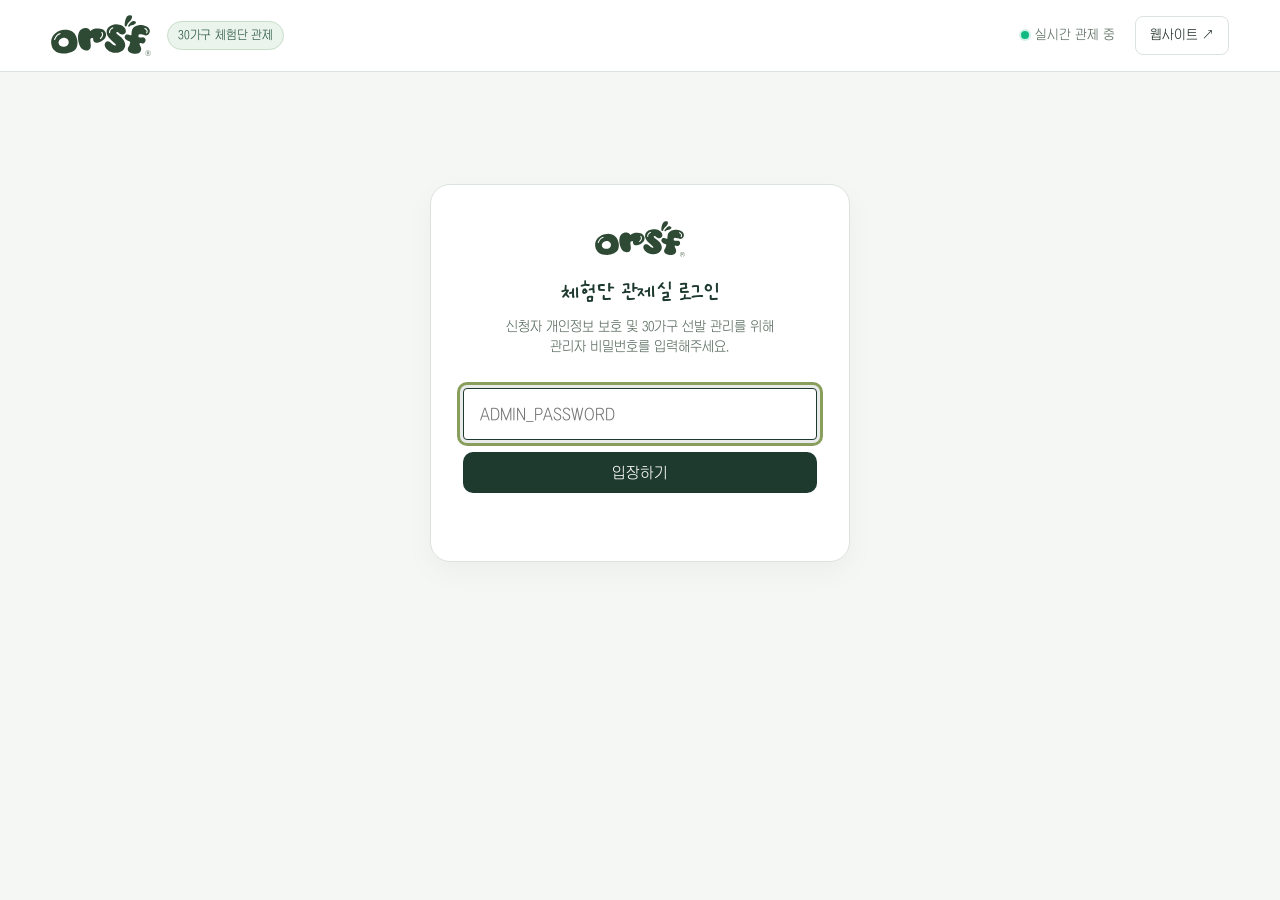
<file: admin.html>
<!doctype html>
<html lang="ko">
<head>
  <meta charset="utf-8">
  <meta name="viewport" content="width=device-width,initial-scale=1">
  <meta name="robots" content="noindex,nofollow">
  <title>orsf 말랑비누 | 30가구 체험단 관제 대시보드</title>
  <link rel="icon" type="image/svg+xml" href="favicon.svg">
  <link rel="icon" type="image/png" sizes="32x32" href="favicon-32x32.png">
  <link rel="stylesheet" href="recruit.css">
  <style>
    :root {
      --adm-bg: #F5F7F4;
      --adm-card-bg: #FFFFFF;
      --adm-border: #DCE3DD;
      --adm-border-subtle: #E8EEE9;
      --adm-text: #1E2D24;
      --adm-text-muted: #5C6E62;
      --adm-primary: #1E3A2F;
      --adm-primary-hover: #142820;
      --adm-accent: #2D5A46;
      --adm-accent-light: #EAF3EC;
      --st-applied: #6B7280;
      --st-applied-bg: #F3F4F6;
      --st-eligible: #2563EB;
      --st-eligible-bg: #EFF6FF;
      --st-selected: #059669;
      --st-selected-bg: #ECFDF5;
      --st-confirmed: #0D9488;
      --st-confirmed-bg: #F0FDFA;
      --st-waitlisted: #D97706;
      --st-waitlisted-bg: #FFFBEB;
      --st-shipped: #7C3AED;
      --st-shipped-bg: #F5F3FF;
      --st-completed: #DB2777;
      --st-completed-bg: #FDF2F8;
      --st-declined: #9CA3AF;
      --st-declined-bg: #F3F4F6;
    }

    body {
      background-color: var(--adm-bg);
      color: var(--adm-text);
      font-family: 'ChosunGu', -apple-system, BlinkMacSystemFont, 'Pretendard', sans-serif;
      margin: 0;
      padding: 0;
      min-height: 100vh;
      -webkit-font-smoothing: antialiased;
    }

    /* Top Navigation */
    .adm-nav {
      background: #FFFFFF;
      border-bottom: 1px solid var(--adm-border);
      height: 72px;
      padding: 0 4vw;
      display: flex;
      align-items: center;
      justify-content: space-between;
      position: sticky;
      top: 0;
      z-index: 100;
    }
    .adm-brand {
      display: flex;
      align-items: center;
      gap: 16px;
      text-decoration: none;
      color: inherit;
    }
    .adm-brand img {
      width: 100px;
      height: auto;
      display: block;
    }
    .adm-cohort-badge {
      font-size: 12px;
      font-weight: 700;
      background: var(--adm-accent-light);
      color: var(--adm-accent);
      padding: 4px 10px;
      border-radius: 999px;
      border: 1px solid #C8DEC9;
      letter-spacing: -0.02em;
    }
    .adm-nav-actions {
      display: flex;
      align-items: center;
      gap: 12px;
    }
    .adm-live-dot {
      display: inline-flex;
      align-items: center;
      gap: 6px;
      font-size: 13px;
      color: var(--adm-text-muted);
      margin-right: 8px;
    }
    .adm-live-dot::before {
      content: '';
      display: inline-block;
      width: 8px;
      height: 8px;
      border-radius: 50%;
      background: #10B981;
      box-shadow: 0 0 0 2px rgba(16, 185, 129, 0.2);
    }
    .adm-link-btn {
      font-size: 13px;
      font-weight: 700;
      color: var(--adm-text);
      text-decoration: none;
      padding: 8px 14px;
      border-radius: 8px;
      border: 1px solid var(--adm-border);
      background: #FFFFFF;
      transition: all 0.15s;
    }
    .adm-link-btn:hover {
      background: #F1F4F1;
      border-color: #CCD6CC;
    }
    .adm-btn-logout {
      font-size: 13px;
      font-weight: 700;
      color: #DC2626;
      border: 1px solid #FECACA;
      background: #FEF2F2;
      padding: 8px 14px;
      border-radius: 8px;
      cursor: pointer;
      transition: all 0.15s;
    }
    .adm-btn-logout:hover {
      background: #FEE2E2;
    }

    /* Container */
    .adm-container {
      max-width: 1480px;
      margin: 0 auto;
      padding: 32px 4vw 80px;
    }

    /* Login Gate */
    .adm-gate {
      max-width: 420px;
      margin: 80px auto;
      background: var(--adm-card-bg);
      border-radius: 20px;
      border: 1px solid var(--adm-border);
      padding: 36px 32px;
      box-shadow: 0 10px 30px rgba(0,0,0,0.04);
      text-align: center;
    }
    .adm-gate-logo {
      width: 90px;
      margin: 0 auto 20px;
      display: block;
    }
    .adm-gate h2 {
      font-size: 22px;
      font-weight: 800;
      margin: 0 0 8px;
      color: var(--adm-primary);
    }
    .adm-gate p {
      font-size: 13.5px;
      color: var(--adm-text-muted);
      margin: 0 0 24px;
      line-height: 1.5;
    }
    .adm-input-group {
      display: flex;
      flex-direction: column;
      gap: 12px;
    }
    .adm-input {
      width: 100%;
      box-sizing: border-box;
      padding: 12px 14px;
      font-size: 15px;
      border: 1.5px solid var(--adm-border);
      border-radius: 10px;
      outline: none;
      font-family: inherit;
      transition: border-color 0.15s;
    }
    .adm-input:focus {
      border-color: var(--adm-primary);
      box-shadow: 0 0 0 3px rgba(30, 58, 47, 0.1);
    }
    .adm-btn-primary {
      width: 100%;
      padding: 13px;
      font-size: 15px;
      font-weight: 700;
      background: var(--adm-primary);
      color: #FFFFFF;
      border: none;
      border-radius: 10px;
      cursor: pointer;
      font-family: inherit;
      transition: background 0.15s;
    }
    .adm-btn-primary:hover {
      background: var(--adm-primary-hover);
    }
    .adm-gate-msg {
      font-size: 13px;
      font-weight: 700;
      color: #DC2626;
      margin-top: 14px;
      min-height: 18px;
    }

    /* Dashboard Header */
    .adm-header {
      display: flex;
      justify-content: space-between;
      align-items: flex-end;
      margin-bottom: 24px;
      flex-wrap: wrap;
      gap: 16px;
    }
    .adm-title h1 {
      font-size: 28px;
      font-weight: 800;
      margin: 0 0 6px;
      color: var(--adm-primary);
      letter-spacing: -0.03em;
    }
    .adm-title p {
      font-size: 14px;
      color: var(--adm-text-muted);
      margin: 0;
    }

    /* KPI Cards */
    .adm-kpis {
      display: grid;
      grid-template-columns: repeat(auto-fit, minmax(240px, 1fr));
      gap: 16px;
      margin-bottom: 28px;
    }
    .adm-kpi-card {
      background: var(--adm-card-bg);
      border: 1px solid var(--adm-border);
      border-radius: 16px;
      padding: 20px 22px;
      box-shadow: 0 2px 8px rgba(0,0,0,0.02);
      position: relative;
      display: flex;
      flex-direction: column;
      justify-content: space-between;
    }
    .adm-kpi-label {
      font-size: 13px;
      font-weight: 700;
      color: var(--adm-text-muted);
      margin-bottom: 10px;
      display: flex;
      justify-content: space-between;
      align-items: center;
    }
    .adm-kpi-value {
      font-size: 32px;
      font-weight: 800;
      color: var(--adm-primary);
      letter-spacing: -0.03em;
      line-height: 1;
      margin-bottom: 10px;
    }
    .adm-kpi-sub {
      font-size: 12.5px;
      color: var(--adm-text-muted);
      display: flex;
      align-items: center;
      gap: 8px;
    }
    .adm-progress-bar {
      height: 8px;
      background: #E8EEEA;
      border-radius: 999px;
      overflow: hidden;
      margin: 8px 0 6px;
    }
    .adm-progress-fill {
      height: 100%;
      background: linear-gradient(90deg, #10B981, #059669);
      border-radius: 999px;
      transition: width 0.4s ease;
    }

    /* Survey Insights Drawer */
    .adm-insights {
      background: #FFFFFF;
      border: 1px solid var(--adm-border);
      border-radius: 16px;
      padding: 20px 24px;
      margin-bottom: 28px;
      display: none;
    }
    .adm-insights.open {
      display: block;
      animation: fadeIn 0.2s ease;
    }
    .adm-insights-head {
      display: flex;
      justify-content: space-between;
      align-items: center;
      margin-bottom: 16px;
      border-bottom: 1px solid var(--adm-border-subtle);
      padding-bottom: 12px;
    }
    .adm-insights-head h3 {
      margin: 0;
      font-size: 16px;
      font-weight: 800;
      color: var(--adm-primary);
    }
    .adm-insights-grid {
      display: grid;
      grid-template-columns: 1fr 1fr;
      gap: 24px;
    }
    @media(max-width: 768px) {
      .adm-insights-grid { grid-template-columns: 1fr; }
    }
    .adm-stat-list {
      display: flex;
      flex-direction: column;
      gap: 10px;
    }
    .adm-stat-item {
      display: flex;
      flex-direction: column;
      gap: 4px;
    }
    .adm-stat-meta {
      display: flex;
      justify-content: space-between;
      font-size: 13px;
      color: var(--adm-text);
      font-weight: 600;
    }
    .adm-stat-bar-bg {
      height: 6px;
      background: #EAEFEA;
      border-radius: 999px;
      overflow: hidden;
    }
    .adm-stat-bar-val {
      height: 100%;
      background: var(--adm-accent);
      border-radius: 999px;
    }

    /* Controls Bar */
    .adm-controls {
      background: #FFFFFF;
      border: 1px solid var(--adm-border);
      border-radius: 16px;
      padding: 16px 20px;
      margin-bottom: 20px;
      display: flex;
      flex-direction: column;
      gap: 14px;
    }
    .adm-controls-top {
      display: flex;
      justify-content: space-between;
      align-items: center;
      gap: 14px;
      flex-wrap: wrap;
    }
    .adm-search-wrap {
      position: relative;
      flex: 1;
      min-width: 260px;
      max-width: 480px;
    }
    .adm-search-input {
      width: 100%;
      box-sizing: border-box;
      padding: 9px 14px 9px 36px;
      font-size: 13.5px;
      border: 1.5px solid var(--adm-border);
      border-radius: 10px;
      outline: none;
      font-family: inherit;
    }
    .adm-search-input:focus {
      border-color: var(--adm-primary);
    }
    .adm-search-icon {
      position: absolute;
      left: 12px;
      top: 50%;
      transform: translateY(-50%);
      color: var(--adm-text-muted);
      font-size: 14px;
      pointer-events: none;
    }
    .adm-actions-group {
      display: flex;
      align-items: center;
      gap: 8px;
      flex-wrap: wrap;
    }
    .adm-btn-action {
      display: inline-flex;
      align-items: center;
      gap: 6px;
      font-size: 13px;
      font-weight: 700;
      padding: 8px 14px;
      border-radius: 9px;
      border: 1.5px solid var(--adm-border);
      background: #FFFFFF;
      color: var(--adm-text);
      cursor: pointer;
      font-family: inherit;
      transition: all 0.15s;
    }
    .adm-btn-action:hover {
      background: #F4F6F4;
      border-color: #CBD5CC;
    }
    .adm-btn-action.active {
      background: var(--adm-accent-light);
      border-color: var(--adm-accent);
      color: var(--adm-accent);
    }

    /* Status Filter Tabs */
    .adm-tabs {
      display: flex;
      gap: 6px;
      overflow-x: auto;
      padding-bottom: 2px;
      scrollbar-width: none;
    }
    .adm-tabs::-webkit-scrollbar {
      display: none;
    }
    .adm-tab {
      border: none;
      background: #F1F4F1;
      color: var(--adm-text-muted);
      font-size: 13px;
      font-weight: 700;
      padding: 7px 14px;
      border-radius: 999px;
      cursor: pointer;
      white-space: nowrap;
      transition: all 0.15s;
      font-family: inherit;
      display: flex;
      align-items: center;
      gap: 6px;
    }
    .adm-tab:hover {
      background: #E5EBE5;
      color: var(--adm-text);
    }
    .adm-tab.on {
      background: var(--adm-primary);
      color: #FFFFFF;
    }
    .adm-tab-count {
      font-size: 11px;
      background: rgba(0,0,0,0.08);
      padding: 2px 6px;
      border-radius: 999px;
      font-weight: 800;
    }
    .adm-tab.on .adm-tab-count {
      background: rgba(255,255,255,0.22);
      color: #FFFFFF;
    }

    /* Table & Cards */
    .adm-table-wrap {
      background: #FFFFFF;
      border: 1px solid var(--adm-border);
      border-radius: 16px;
      overflow: hidden;
      box-shadow: 0 4px 14px rgba(0,0,0,0.02);
    }
    .adm-table {
      width: 100%;
      border-collapse: collapse;
      font-size: 13px;
      text-align: left;
    }
    .adm-table th {
      background: #F9FAF8;
      padding: 14px 16px;
      font-size: 12px;
      font-weight: 800;
      color: var(--adm-text-muted);
      border-bottom: 1px solid var(--adm-border);
      white-space: nowrap;
      letter-spacing: -0.01em;
    }
    .adm-table td {
      padding: 14px 16px;
      border-bottom: 1px solid var(--adm-border-subtle);
      vertical-align: middle;
      color: var(--adm-text);
      line-height: 1.45;
    }
    .adm-table tr:hover td {
      background: #FAFBF9;
    }
    .adm-table tr.declined-row td {
      opacity: 0.6;
    }

    /* Table Column Specifics */
    .td-date {
      color: var(--adm-text-muted);
      font-size: 12px;
      white-space: nowrap;
    }
    .td-person {
      min-width: 140px;
    }
    .td-person-name {
      font-size: 14px;
      font-weight: 800;
      color: var(--adm-primary);
      display: flex;
      align-items: center;
      gap: 6px;
    }
    .td-person-contact {
      font-size: 12.5px;
      color: var(--adm-text-muted);
      margin-top: 3px;
      display: flex;
      align-items: center;
      gap: 6px;
    }
    .contact-link {
      color: inherit;
      text-decoration: none;
      transition: color 0.15s;
    }
    .contact-link:hover {
      color: var(--adm-primary);
      text-decoration: underline;
    }
    .btn-copy {
      border: none;
      background: none;
      cursor: pointer;
      padding: 2px;
      color: #9CA3AF;
      font-size: 12px;
      line-height: 1;
      border-radius: 4px;
    }
    .btn-copy:hover {
      color: var(--adm-primary);
    }

    /* Badges */
    .badge-age {
      display: inline-block;
      font-size: 11.5px;
      font-weight: 800;
      padding: 3px 8px;
      border-radius: 6px;
      white-space: nowrap;
    }
    .badge-age-46 {
      background: #E8F5E9;
      color: #1B5E20;
    }
    .badge-age-710 {
      background: #E0F2FE;
      color: #0369A1;
    }

    .badge-product {
      display: inline-block;
      font-size: 12px;
      font-weight: 700;
      background: #F1F5F2;
      color: #2F4F38;
      padding: 3px 8px;
      border-radius: 6px;
      margin-bottom: 4px;
    }
    .issue-bubble {
      font-size: 12.5px;
      color: #374151;
      line-height: 1.4;
      max-width: 320px;
      word-break: break-word;
    }

    .badge-src {
      display: inline-block;
      font-size: 11px;
      font-weight: 700;
      padding: 2px 7px;
      border-radius: 5px;
      background: #F3F4F6;
      color: #4B5563;
      white-space: nowrap;
    }

    /* Status Selector */
    .status-select-wrap {
      display: flex;
      align-items: center;
      gap: 6px;
      white-space: nowrap;
    }
    .status-select {
      font-size: 12.5px;
      font-weight: 700;
      padding: 6px 10px;
      border-radius: 8px;
      border: 1.5px solid var(--adm-border);
      outline: none;
      cursor: pointer;
      font-family: inherit;
      transition: all 0.15s;
    }
    .status-select.st-applied { background: var(--st-applied-bg); color: var(--st-applied); border-color: #D1D5DB; }
    .status-select.st-eligible { background: var(--st-eligible-bg); color: var(--st-eligible); border-color: #BFDBFE; }
    .status-select.st-selected { background: var(--st-selected-bg); color: var(--st-selected); border-color: #A7F3D0; font-weight: 800; }
    .status-select.st-confirmed { background: var(--st-confirmed-bg); color: var(--st-confirmed); border-color: #99F6E4; font-weight: 800; }
    .status-select.st-waitlisted { background: var(--st-waitlisted-bg); color: var(--st-waitlisted); border-color: #FDE68A; }
    .status-select.st-shipped { background: var(--st-shipped-bg); color: var(--st-shipped); border-color: #DDD6FE; font-weight: 800; }
    .status-select.st-completed { background: var(--st-completed-bg); color: var(--st-completed); border-color: #FBCFE8; font-weight: 800; }
    .status-select.st-declined { background: var(--st-declined-bg); color: var(--st-declined); border-color: #E5E7EB; text-decoration: line-through; }

    .btn-delete {
      border: none;
      background: none;
      color: #9CA3AF;
      cursor: pointer;
      padding: 6px;
      font-size: 14px;
      border-radius: 6px;
      transition: all 0.15s;
    }
    .btn-delete:hover {
      background: #FEE2E2;
      color: #DC2626;
    }

    /* Empty State */
    .adm-empty {
      padding: 60px 20px;
      text-align: center;
      color: var(--adm-text-muted);
    }
    .adm-empty-icon {
      font-size: 36px;
      margin-bottom: 12px;
    }

    /* Toast Notification */
    .adm-toast {
      position: fixed;
      bottom: 24px;
      right: 24px;
      background: #1E2923;
      color: #FFFFFF;
      padding: 12px 20px;
      border-radius: 10px;
      font-size: 13.5px;
      font-weight: 700;
      box-shadow: 0 10px 25px rgba(0,0,0,0.15);
      z-index: 1000;
      display: none;
      align-items: center;
      gap: 10px;
    }
    .adm-toast.show {
      display: flex;
      animation: slideUp 0.25s ease;
    }

    /* Mobile Responsive Card Layout */
    @media (max-width: 900px) {
      .adm-table thead {
        display: none;
      }
      .adm-table, .adm-table tbody, .adm-table tr, .adm-table td {
        display: block;
        width: 100%;
        box-sizing: border-box;
      }
      .adm-table tr {
        padding: 16px;
        border-bottom: 1px solid var(--adm-border);
        background: #FFFFFF;
      }
      .adm-table td {
        padding: 6px 0;
        border: none;
      }
      .adm-table tr:hover td {
        background: transparent;
      }
      .mobile-card-header {
        display: flex;
        justify-content: space-between;
        align-items: center;
        margin-bottom: 8px;
      }
      .mobile-card-footer {
        display: flex;
        justify-content: space-between;
        align-items: center;
        margin-top: 12px;
        padding-top: 10px;
        border-top: 1px solid var(--adm-border-subtle);
      }
    }

    @keyframes fadeIn {
      from { opacity: 0; transform: translateY(-4px); }
      to { opacity: 1; transform: translateY(0); }
    }
    @keyframes slideUp {
      from { opacity: 0; transform: translateY(12px); }
      to { opacity: 1; transform: translateY(0); }
    }
  </style>
</head>
<body>
  <!-- Navigation Header -->
  <header class="adm-nav">
    <a class="adm-brand" href="/">
      <img src="assets/orsf-logo-deep.svg" alt="orsf">
      <span class="adm-cohort-badge">30가구 체험단 관제</span>
    </a>
    <div class="adm-nav-actions">
      <span class="adm-live-dot" id="liveSyncStatus">실시간 관제 중</span>
      <a class="adm-link-btn" href="/" target="_blank">웹사이트 ↗</a>
      <button class="adm-btn-logout" id="btnLogout" style="display:none;">로그아웃</button>
    </div>
  </header>

  <main class="adm-container">
    <!-- 1. Login Gate -->
    <section class="adm-gate" id="gateSection">
      <img class="adm-gate-logo" src="assets/orsf-logo-deep.svg" alt="orsf">
      <h2>체험단 관제실 로그인</h2>
      <p>신청자 개인정보 보호 및 30가구 선발 관리를 위해<br>관리자 비밀번호를 입력해주세요.</p>
      <form id="loginForm" class="adm-input-group">
        <input type="password" id="pwInput" class="adm-input" placeholder="ADMIN_PASSWORD" autocomplete="current-password" required autofocus>
        <button type="submit" class="adm-btn-primary" id="btnEnter">입장하기</button>
      </form>
      <div class="adm-gate-msg" id="gateMsg" role="alert"></div>
    </section>

    <!-- 2. Main Admin Dashboard -->
    <section id="panelSection" style="display:none;">
      <!-- Title & Time -->
      <div class="adm-header">
        <div class="adm-title">
          <h1>체험단 선발 및 운영 관제실</h1>
          <p>2026년 10월 cohort · 만 4~10세 30가구 목표 선발 · 설문 데이터 실시간 집계</p>
        </div>
      </div>

      <!-- KPI Summary Cards -->
      <div class="adm-kpis">
        <div class="adm-kpi-card">
          <div class="adm-kpi-label">
            <span>총 신청자</span>
            <span>전체</span>
          </div>
          <div class="adm-kpi-value" id="kpiTotal">0건</div>
          <div class="adm-kpi-sub" id="kpiAgeSplit">4~6세 0건 / 7~10세 0건</div>
        </div>

        <div class="adm-kpi-card">
          <div class="adm-kpi-label">
            <span>30가구 선발 진행</span>
            <span id="kpiTargetRate">0%</span>
          </div>
          <div class="adm-kpi-value"><span id="kpiSelectedCount">0</span> <small style="font-size:16px;font-weight:700;color:var(--adm-text-muted);">/ 30가구</small></div>
          <div class="adm-progress-bar">
            <div class="adm-progress-fill" id="kpiProgressFill" style="width:0%;"></div>
          </div>
          <div class="adm-kpi-sub" style="font-size:11.5px;">권장: 4~6세 15가구 / 7~10세 15가구 균형 선발</div>
        </div>

        <div class="adm-kpi-card">
          <div class="adm-kpi-label">
            <span>예비 대기 (Waitlist)</span>
            <span>후보</span>
          </div>
          <div class="adm-kpi-value" id="kpiWaitlist">0건</div>
          <div class="adm-kpi-sub">선정 포기 또는 취소 대비</div>
        </div>

        <div class="adm-kpi-card">
          <div class="adm-kpi-label">
            <span>배송 및 설문 완료</span>
            <span>진행 상황</span>
          </div>
          <div class="adm-kpi-value"><span id="kpiShipped">0</span> <small style="font-size:16px;font-weight:700;color:var(--adm-text-muted);">배송</small> · <span id="kpiCompleted">0</span> <small style="font-size:16px;font-weight:700;color:var(--adm-text-muted);">완료</small></div>
          <div class="adm-kpi-sub" id="kpiSurveyReturnRate">설문 회수율: 0%</div>
        </div>
      </div>

      <!-- Survey Insights Panel (Toggleable) -->
      <div class="adm-insights" id="insightsPanel">
        <div class="adm-insights-head">
          <h3>📊 신청자 사전 설문 응답 분석 (집계)</h3>
          <span style="font-size:13px;color:var(--adm-text-muted);" id="insightsMeta">실시간 자동 분석</span>
        </div>
        <div class="adm-insights-grid">
          <div>
            <div style="font-size:14px;font-weight:800;margin-bottom:12px;color:var(--adm-accent);">현재 집에서 쓰고 있는 세정제</div>
            <div class="adm-stat-list" id="statSolutions"></div>
          </div>
          <div>
            <div style="font-size:14px;font-weight:800;margin-bottom:12px;color:var(--adm-accent);">아이 손 씻길 때 가장 힘든 점</div>
            <div class="adm-stat-list" id="statIssues"></div>
          </div>
        </div>
      </div>

      <!-- Controls & Search -->
      <div class="adm-controls">
        <div class="adm-controls-top">
          <!-- Search -->
          <div class="adm-search-wrap">
            <span class="adm-search-icon">🔍</span>
            <input type="text" id="searchInput" class="adm-search-input" placeholder="보호자 성함, 전화번호, 현재 세정제, 고민 검색...">
          </div>

          <!-- Utility Actions -->
          <div class="adm-actions-group">
            <select id="ageFilter" class="adm-btn-action">
              <option value="all">모든 연령</option>
              <option value="4-6">만 4~6세 군</option>
              <option value="7-10">만 7~10세 군</option>
              <option value="4">만 4세</option>
              <option value="5">만 5세</option>
              <option value="6">만 6세</option>
              <option value="7">만 7세</option>
              <option value="8">만 8세</option>
              <option value="9">만 9세</option>
              <option value="10">만 10세</option>
            </select>
            <button class="adm-btn-action" id="btnToggleInsights">📊 설문 통계</button>
            <button class="adm-btn-action" id="btnReload">🔄 새로고침</button>
            <button class="adm-btn-action" id="btnCsv" style="background:var(--adm-accent-light);color:var(--adm-accent);border-color:var(--adm-accent);">📥 CSV 내려받기</button>
          </div>
        </div>

        <!-- Status Filter Tabs -->
        <div class="adm-tabs" id="statusTabs">
          <button class="adm-tab on" data-status="all">전체 <span class="adm-tab-count" id="tabCountAll">0</span></button>
          <button class="adm-tab" data-status="applied">신청 접수 <span class="adm-tab-count" id="tabCountApplied">0</span></button>
          <button class="adm-tab" data-status="eligible">적격 확인 <span class="adm-tab-count" id="tabCountEligible">0</span></button>
          <button class="adm-tab" data-status="selected">선정 <span class="adm-tab-count" id="tabCountSelected">0</span></button>
          <button class="adm-tab" data-status="confirmed">참여 확정 <span class="adm-tab-count" id="tabCountConfirmed">0</span></button>
          <button class="adm-tab" data-status="waitlisted">예비 <span class="adm-tab-count" id="tabCountWaitlisted">0</span></button>
          <button class="adm-tab" data-status="shipped">배송 완료 <span class="adm-tab-count" id="tabCountShipped">0</span></button>
          <button class="adm-tab" data-status="completed">설문 완료 <span class="adm-tab-count" id="tabCountCompleted">0</span></button>
          <button class="adm-tab" data-status="declined">미선정/취소 <span class="adm-tab-count" id="tabCountDeclined">0</span></button>
        </div>
      </div>

      <!-- Applications Table -->
      <div class="adm-table-wrap">
        <table class="adm-table" id="applicationsTable">
          <thead>
            <tr>
              <th>신청일시</th>
              <th>보호자 / 연락처</th>
              <th>아이 연령</th>
              <th>현재 제품 및 주요 고민</th>
              <th>유입 경로</th>
              <th>진행 상태</th>
              <th style="width:40px;text-align:center;">관리</th>
            </tr>
          </thead>
          <tbody id="tableBody">
            <!-- Rendered via JS -->
          </tbody>
        </table>
      </div>
    </section>
  </main>

  <!-- Toast Notification -->
  <div class="adm-toast" id="admToast" role="status"></div>

  <script>
    (() => {
      const $ = id => document.getElementById(id);
      const esc = s => String(s ?? '').replace(/[&<>"']/g, m => ({'&':'&amp;','<':'&lt;','>':'&gt;','"':'&quot;',"'":'&#39;'}[m]));

      const STATUS_CONFIG = {
        applied: { label: '신청 접수', class: 'st-applied' },
        eligible: { label: '적격 확인', class: 'st-eligible' },
        selected: { label: '선정 (30가구)', class: 'st-selected' },
        confirmed: { label: '참여 확정', class: 'st-confirmed' },
        waitlisted: { label: '예비 대기', class: 'st-waitlisted' },
        shipped: { label: '배송 완료', class: 'st-shipped' },
        completed: { label: '설문 완료', class: 'st-completed' },
        declined: { label: '미선정/취소', class: 'st-declined' }
      };

      let password = sessionStorage.getItem('orsf_admin_pw') || sessionStorage.getItem('orsf_trial_admin_pw') || '';
      let rawItems = [];
      let currentFilterStatus = 'all';
      let currentFilterAge = 'all';
      let currentSearchQuery = '';

      function showToast(msg, duration = 2500) {
        const toast = $('admToast');
        toast.textContent = msg;
        toast.classList.add('show');
        clearTimeout(toast._timer);
        toast._timer = setTimeout(() => toast.classList.remove('show'), duration);
      }

      function formatContact(val) {
        const clean = String(val || '').trim();
        if (clean.includes('@')) return clean;
        const num = clean.replace(/[^0-9]/g, '');
        if (num.length === 11) return `${num.slice(0,3)}-${num.slice(3,7)}-${num.slice(7)}`;
        if (num.length === 10) return `${num.slice(0,3)}-${num.slice(3,6)}-${num.slice(6)}`;
        return clean;
      }

      function formatDate(iso) {
        if (!iso) return '—';
        const d = new Date(iso);
        const mm = String(d.getMonth() + 1).padStart(2, '0');
        const dd = String(d.getDate()).padStart(2, '0');
        const hh = String(d.getHours()).padStart(2, '0');
        const min = String(d.getMinutes()).padStart(2, '0');
        return `${mm}.${dd} ${hh}:${min}`;
      }

      async function apiCall(body) {
        const res = await fetch('/api/family-trial-admin', {
          method: 'POST',
          headers: { 'Content-Type': 'application/json' },
          body: JSON.stringify({ ...body, password })
        });
        const data = await res.json();
        if (!res.ok || !data.ok) throw new Error(data.message || '요청 처리에 실패했습니다.');
        return data;
      }

      async function loadData() {
        $('btnReload').textContent = '동기화 중…';
        try {
          const res = await apiCall({ action: 'list' });
          rawItems = res.applications || [];
          $('gateSection').style.display = 'none';
          $('panelSection').style.display = 'block';
          $('btnLogout').style.display = 'inline-block';
          $('liveSyncStatus').textContent = `최근 동기화 ${new Date().toLocaleTimeString('ko-KR')}`;
          renderDashboard();
        } finally {
          $('btnReload').textContent = '🔄 새로고침';
        }
      }

      function renderDashboard() {
        renderKPIs();
        renderInsights();
        renderTable();
      }

      function renderKPIs() {
        const total = rawItems.length;
        const age46 = rawItems.filter(i => i.child_age_group === '4-6').length;
        const age710 = rawItems.filter(i => i.child_age_group === '7-10').length;
        
        // Target: 30 households
        const selected = rawItems.filter(i => ['selected', 'confirmed', 'shipped', 'completed'].includes(i.status)).length;
        const waitlisted = rawItems.filter(i => i.status === 'waitlisted').length;
        const shipped = rawItems.filter(i => ['shipped', 'completed'].includes(i.status)).length;
        const completed = rawItems.filter(i => i.status === 'completed').length;

        $('kpiTotal').textContent = `${total}건`;
        $('kpiAgeSplit').textContent = `만 4~6세 ${age46}건 · 만 7~10세 ${age710}건`;

        $('kpiSelectedCount').textContent = selected;
        const targetRate = Math.min(100, Math.round((selected / 30) * 100));
        $('kpiTargetRate').textContent = `${targetRate}%`;
        $('kpiProgressFill').style.width = `${targetRate}%`;

        $('kpiWaitlist').textContent = `${waitlisted}건`;
        $('kpiShipped').textContent = shipped;
        $('kpiCompleted').textContent = completed;
        const returnRate = selected > 0 ? Math.round((completed / selected) * 100) : 0;
        $('kpiSurveyReturnRate').textContent = `선정 대비 설문 회수율: ${returnRate}%`;

        // Tab counts
        $('tabCountAll').textContent = total;
        $('tabCountApplied').textContent = rawItems.filter(i => i.status === 'applied').length;
        $('tabCountEligible').textContent = rawItems.filter(i => i.status === 'eligible').length;
        $('tabCountSelected').textContent = rawItems.filter(i => i.status === 'selected').length;
        $('tabCountConfirmed').textContent = rawItems.filter(i => i.status === 'confirmed').length;
        $('tabCountWaitlisted').textContent = waitlisted;
        $('tabCountShipped').textContent = rawItems.filter(i => i.status === 'shipped').length;
        $('tabCountCompleted').textContent = completed;
        $('tabCountDeclined').textContent = rawItems.filter(i => i.status === 'declined').length;
      }

      function renderInsights() {
        const total = rawItems.length;
        if (total === 0) return;

        // Solution counts
        const solCounts = {};
        const issCounts = {};

        rawItems.forEach(item => {
          const s = (item.current_solution || '기타').split(':')[0].trim();
          solCounts[s] = (solCounts[s] || 0) + 1;

          const iss = (item.main_issue || '기타').split(':')[0].trim();
          issCounts[iss] = (issCounts[iss] || 0) + 1;
        });

        const renderBarList = (counts, elId) => {
          const sorted = Object.entries(counts).sort((a,b) => b[1] - a[1]);
          $(elId).innerHTML = sorted.map(([name, count]) => {
            const pct = Math.round((count / total) * 100);
            return `
              <div class="adm-stat-item">
                <div class="adm-stat-meta">
                  <span>${esc(name)}</span>
                  <span>${count}건 (${pct}%)</span>
                </div>
                <div class="adm-stat-bar-bg">
                  <div class="adm-stat-bar-val" style="width:${pct}%"></div>
                </div>
              </div>
            `;
          }).join('');
        };

        renderBarList(solCounts, 'statSolutions');
        renderBarList(issCounts, 'statIssues');
        $('insightsMeta').textContent = `총 ${total}건 응답 분석`;
      }

      function renderTable() {
        let items = [...rawItems];

        // Status Filter
        if (currentFilterStatus !== 'all') {
          items = items.filter(i => i.status === currentFilterStatus);
        }

        // Age Filter
        if (currentFilterAge !== 'all') {
          if (['4-6', '7-10'].includes(currentFilterAge)) {
            items = items.filter(i => i.child_age_group === currentFilterAge);
          } else {
            const targetAge = Number(currentFilterAge);
            items = items.filter(i => {
              const actualAge = Number(i.actual_age || i.child_age || i.attribution?.actual_age || i.attribution?.child_age);
              return actualAge === targetAge;
            });
          }
        }

        // Search Query
        if (currentSearchQuery) {
          const q = currentSearchQuery.toLowerCase().replace(/[^0-9a-zA-Z가-힣]/g, '');
          items = items.filter(i => {
            const actualAge = i.actual_age || i.child_age || i.attribution?.actual_age || i.attribution?.child_age;
            const name = (i.guardian_name || '').toLowerCase();
            const rawContact = (i.contact || '').replace(/[^0-9a-zA-Z@._]/g, '').toLowerCase();
            const sol = (i.current_solution || '').toLowerCase();
            const iss = (i.main_issue || '').toLowerCase();
            const src = (i.attribution?.source || '').toLowerCase();
            const ageStr = `${actualAge || ''}세 ${i.child_age_group || ''}`;
            return name.includes(q) || rawContact.includes(q) || sol.includes(q) || iss.includes(q) || src.includes(q) || ageStr.includes(q);
          });
        }

        const tbody = $('tableBody');
        if (items.length === 0) {
          tbody.innerHTML = `
            <tr>
              <td colspan="7">
                <div class="adm-empty">
                  <div class="adm-empty-icon">📭</div>
                  <div style="font-weight:700;font-size:15px;margin-bottom:4px;">조건에 일치하는 신청 내역이 없습니다.</div>
                  <div style="font-size:13px;">필터를 변경하거나 검색어를 지워보세요.</div>
                </div>
              </td>
            </tr>
          `;
          return;
        }

        tbody.innerHTML = items.map(item => {
          const contactFmt = formatContact(item.contact);
          const isPhone = !contactFmt.includes('@');
          const contactHref = isPhone ? `tel:${contactFmt}` : `mailto:${contactFmt}`;
          const actualAge = item.actual_age || item.child_age || item.attribution?.actual_age || item.attribution?.child_age;
          const ageBadgeClass = item.child_age_group === '4-6' ? 'badge-age-46' : 'badge-age-710';
          const ageGroupText = item.child_age_group === '4-6' ? '4~6세' : '7~10세';
          const ageDisplayHtml = actualAge 
            ? `<span class="badge-age ${ageBadgeClass}">만 ${actualAge}세</span><br><small style="color:var(--adm-text-muted);font-size:11px;">(${ageGroupText})</small>`
            : `<span class="badge-age ${ageBadgeClass}">만 ${ageGroupText}</span>`;
          const rowClass = item.status === 'declined' ? 'declined-row' : '';

          const statusOptions = Object.entries(STATUS_CONFIG).map(([val, conf]) => 
            `<option value="${val}" ${item.status === val ? 'selected' : ''}>${conf.label}</option>`
          ).join('');

          const currStatusConf = STATUS_CONFIG[item.status] || STATUS_CONFIG.applied;

          return `
            <tr class="${rowClass}">
              <td class="td-date">${formatDate(item.created_at)}</td>
              <td class="td-person">
                <div class="td-person-name">${esc(item.guardian_name)}</div>
                <div class="td-person-contact">
                  <a class="contact-link" href="${esc(contactHref)}" title="연락하기">${esc(contactFmt)}</a>
                  <button class="btn-copy" data-copy="${esc(contactFmt)}" title="연락처 복사">📋</button>
                </div>
              </td>
              <td>${ageDisplayHtml}</td>
              <td>
                <div class="badge-product">${esc(item.current_solution)}</div>
                <div class="issue-bubble">${esc(item.main_issue)}</div>
              </td>
              <td>
                <span class="badge-src">${esc(item.attribution?.source || 'direct')}</span>
                ${item.attribution?.content ? `<br><small style="color:#9CA3AF;font-size:11px;">${esc(item.attribution.content)}</small>` : ''}
              </td>
              <td>
                <div class="status-select-wrap">
                  <select class="status-select ${currStatusConf.class}" data-status-id="${esc(item.id)}">
                    ${statusOptions}
                  </select>
                </div>
              </td>
              <td style="text-align:center;">
                <button class="btn-delete" data-delete-id="${esc(item.id)}" title="신청 데이터 삭제">🗑️</button>
              </td>
            </tr>
          `;
        }).join('');
      }

      // Event Listeners
      $('loginForm').addEventListener('submit', async e => {
        e.preventDefault();
        password = $('pwInput').value.trim();
        $('btnEnter').disabled = true;
        $('btnEnter').textContent = '확인 중…';
        $('gateMsg').textContent = '';

        try {
          await loadData();
          sessionStorage.setItem('orsf_admin_pw', password);
        } catch (err) {
          $('gateMsg').textContent = err.message || '비밀번호를 확인해 주세요.';
          $('btnEnter').disabled = false;
          $('btnEnter').textContent = '입장하기';
        }
      });

      $('btnLogout').addEventListener('click', () => {
        sessionStorage.removeItem('orsf_admin_pw');
        sessionStorage.removeItem('orsf_trial_admin_pw');
        password = '';
        rawItems = [];
        $('panelSection').style.display = 'none';
        $('gateSection').style.display = 'block';
        $('btnLogout').style.display = 'none';
        $('pwInput').value = '';
        $('gateMsg').textContent = '';
      });

      $('btnReload').addEventListener('click', () => {
        loadData().catch(err => showToast(err.message));
      });

      $('btnToggleInsights').addEventListener('click', function() {
        const panel = $('insightsPanel');
        panel.classList.toggle('open');
        this.classList.toggle('active', panel.classList.contains('open'));
      });

      $('statusTabs').addEventListener('click', e => {
        const tab = e.target.closest('.adm-tab');
        if (!tab) return;
        document.querySelectorAll('.adm-tab').forEach(t => t.classList.remove('on'));
        tab.classList.add('on');
        currentFilterStatus = tab.dataset.status;
        renderTable();
      });

      $('ageFilter').addEventListener('change', e => {
        currentFilterAge = e.target.value;
        renderTable();
      });

      $('searchInput').addEventListener('input', e => {
        currentSearchQuery = e.target.value.trim();
        renderTable();
      });

      // Table Action Delegation
      $('tableBody').addEventListener('click', async e => {
        // Copy Contact
        const copyBtn = e.target.closest('[data-copy]');
        if (copyBtn) {
          const text = copyBtn.dataset.copy;
          try {
            await navigator.clipboard.writeText(text);
            showToast(`연락처가 복사되었습니다: ${text}`);
          } catch {
            showToast(`복사 실패: ${text}`);
          }
          return;
        }

        // Delete Item
        const delBtn = e.target.closest('[data-delete-id]');
        if (delBtn) {
          const id = delBtn.dataset.deleteId;
          const targetItem = rawItems.find(i => i.id === id);
          const name = targetItem ? targetItem.guardian_name : '해당';
          if (!confirm(`정말로 [${name}] 신청자의 데이터를 삭제하시겠습니까?\n삭제 후 복구할 수 없습니다.`)) return;

          delBtn.disabled = true;
          try {
            await apiCall({ action: 'delete', id });
            rawItems = rawItems.filter(i => i.id !== id);
            renderDashboard();
            showToast('신청 내역이 삭제되었습니다.');
          } catch (err) {
            showToast(err.message);
            delBtn.disabled = false;
          }
          return;
        }
      });

      // Status Change Delegation
      $('tableBody').addEventListener('change', async e => {
        const sel = e.target.closest('.status-select');
        if (!sel) return;
        const id = sel.dataset.statusId;
        const newStatus = sel.value;
        const prevStatus = (rawItems.find(i => i.id === id) || {}).status;

        sel.disabled = true;
        try {
          await apiCall({ action: 'status', id, status: newStatus });
          const item = rawItems.find(i => i.id === id);
          if (item) item.status = newStatus;
          
          // Update visual styling immediately
          const conf = STATUS_CONFIG[newStatus] || STATUS_CONFIG.applied;
          sel.className = `status-select ${conf.class}`;
          renderKPIs();
          showToast(`상태가 [${conf.label}]으로 변경되었습니다.`);
        } catch (err) {
          showToast(`상태 변경 실패: ${err.message}`);
          sel.value = prevStatus;
        } finally {
          sel.disabled = false;
        }
      });

      // CSV Export
      $('btnCsv').addEventListener('click', () => {
        if (rawItems.length === 0) {
          showToast('내려받을 데이터가 없습니다.');
          return;
        }

        const headers = [
          '신청ID', '신청시각', '보호자성함', '연락처', '아이실제나이', '아이연령군',
          '현재사용세정제', '가장힘든점', '진행상태', '유입경로', '광고소재', '캠페인', '동의버전'
        ];

        const rows = rawItems.map(i => {
          const actualAge = i.actual_age || i.child_age || i.attribution?.actual_age || i.attribution?.child_age;
          return [
            i.id,
            i.created_at,
            i.guardian_name,
            formatContact(i.contact),
            actualAge ? `만 ${actualAge}세` : '미기록 (구간저장)',
            i.child_age_group === '4-6' ? '만 4~6세' : '만 7~10세',
            i.current_solution || '',
            i.main_issue || '',
            STATUS_CONFIG[i.status]?.label || i.status,
            i.attribution?.source || 'direct',
            i.attribution?.content || '',
            i.attribution?.campaign || '',
            i.consent_version || ''
          ];
        });

        const escCell = v => {
          let s = String(v ?? '');
          if (/^[\s]*[=+@\-]/.test(s)) s = "'" + s;
          return '"' + s.replace(/"/g, '""') + '"';
        };

        const csvContent = '\ufeff' + [headers, ...rows].map(r => r.map(escCell).join(',')).join('\r\n');
        const blob = new Blob([csvContent], { type: 'text/csv;charset=utf-8;' });
        const url = URL.createObjectURL(blob);
        const a = document.createElement('a');
        a.href = url;
        const dateStr = new Date().toISOString().slice(0, 10);
        a.download = `orsf_trial_30_applications_${dateStr}.csv`;
        a.click();
        setTimeout(() => URL.revokeObjectURL(url), 1000);
        showToast('CSV 다운로드를 시작했습니다.');
      });

      // Auto login on start
      if (password) {
        loadData().catch(() => {
          sessionStorage.removeItem('orsf_admin_pw');
          sessionStorage.removeItem('orsf_trial_admin_pw');
        });
      }
    })();
  </script>
</body>
</html>
</file>
<file: recruit.css>
@font-face {
  font-family: 'Griun_Fromsol';
  src: url('assets/fonts/Griun_Fromsol-Rg.woff') format('woff'),
       url('assets/fonts/Griun_Fromsol-Rg.ttf') format('truetype');
  font-weight: 400 800;
  font-style: normal;
  font-display: swap;
}

@font-face {
  font-family: 'EF_jejudoldam';
  src: url('assets/fonts/Griun_Fromsol-Rg.woff') format('woff'),
       url('assets/fonts/Griun_Fromsol-Rg.ttf') format('truetype');
  font-weight: 400 800;
  font-style: normal;
  font-display: swap;
}

/* 본문: 조선굴림체 (ChosunGu) */
@font-face {
  font-family: 'ChosunGu';
  src: url('assets/fonts/ChosunGu.woff') format('woff'),
       url('assets/fonts/ChosunGu.ttf') format('truetype');
  font-weight: 400 700;
  font-style: normal;
  font-display: swap;
}

* {
  box-sizing: border-box;
}

html {
  scroll-padding-top: 90px;
}

body {
  margin: 0;
  background: #f8f7f1;
  color: #22372b;
  font-family: 'ChosunGu', 'Griun_Fromsol', sans-serif;
  font-size: 16.5px;
  line-height: 1.56;
  text-rendering: optimizeLegibility;
  -webkit-font-smoothing: antialiased;
}

a {
  color: inherit;
}

header {
  height: 88px;
  padding: 0 6vw;
  display: flex;
  align-items: center;
  justify-content: space-between;
  border-bottom: 1px solid #d9dfd4;
}

.logo {
  font-family: Georgia, serif;
  font-size: 42px;
  text-decoration: none;
  letter-spacing: -3px;
  -webkit-text-stroke: 0;
}

.logo span {
  font-family: 'Griun_Fromsol', sans-serif;
  font-size: 13px;
  letter-spacing: 1px;
  margin-left: 14px;
  -webkit-text-stroke: 0;
}

header nav {
  display: flex;
  align-items: center;
  gap: 24px;
}

.nav-social, .nav-cta {
  font-family: 'Griun_Fromsol', sans-serif;
  font-size: 16px;
  text-decoration: none;
  -webkit-text-stroke: 0;
}

.nav-social {
  color: #536452;
}

.hero {
  display: grid;
  grid-template-columns: 1.15fr 0.85fr;
  align-items: center;
  min-height: calc(100vh - 84px);
  max-width: 1240px;
  margin: 0 auto;
  gap: 30px;
  box-sizing: border-box;
}

.hero-copy {
  padding: 40px 20px 40px 4vw;
}

.eyebrow {
  font-family: 'Griun_Fromsol', sans-serif;
  font-size: 13px;
  letter-spacing: 1.5px;
  font-weight: 700;
  margin: 0 0 24px;
  -webkit-text-stroke: 0;
}

h1 {
  font-family: 'Griun_Fromsol', sans-serif;
  font-size: clamp(38px, 4.4vw, 66px);
  line-height: 1.32;
  letter-spacing: -1px;
  font-weight: 700;
  margin: 0 0 28px;
  -webkit-text-stroke: 0;
}

h1 em {
  font-style: normal;
  color: #658342;
}

.intro {
  color: #556658;
  margin-bottom: 26px;
  word-break: keep-all;
}

.intro-p {
  margin: 0 0 14px 0;
  font-size: 16.5px;
  line-height: 1.54;
}

.intro-p:last-child {
  margin-bottom: 0;
}

.intro-notice {
  display: inline-block;
  font-size: 14.5px;
  color: #68796c;
  margin-top: 4px;
}

.keep-line {
  display: inline-block;
  white-space: normal;
  word-break: keep-all;
}

.hero-cta {
  display: flex;
  flex-direction: column;
  align-items: flex-start;
  gap: 12px;
  margin-top: 4px;
}

.hero-cta .button {
  margin: 0;
}

.hero-cta .small {
  margin: 0;
  font-size: 13.5px;
  color: #68796c;
  line-height: 1.4;
}

.button {
  display: flex;
  justify-content: space-between;
  align-items: center;
  gap: 35px;
  padding: 18px 28px;
  background: #294837;
  color: #fff;
  border: 0;
  border-radius: 4px;
  font-family: 'Griun_Fromsol', sans-serif;
  font-size: 18px;
  font-weight: 700;
  text-decoration: none;
  cursor: pointer;
  width: fit-content;
  min-height: 58px;
  letter-spacing: 0.5px;
  -webkit-text-stroke: 0;
  transition: background 0.25s ease, transform 0.25s ease, box-shadow 0.25s ease;
}

.button:hover {
  background: #1e3629;
  transform: translateY(-2px);
  box-shadow: 0 6px 16px rgba(37, 61, 49, 0.2);
}

.button span {
  display: inline-block;
  transition: transform 0.25s cubic-bezier(0.2, 0.8, 0.2, 1);
}

.button:hover span {
  transform: translate(3px, -3px);
}

.button:disabled {
  opacity: .5;
  cursor: wait;
  transform: none;
  box-shadow: none;
}

.mobile-br {
  display: none;
}

.hero-photo {
  position: relative;
  margin: 0 auto;
  width: 100%;
  max-width: 440px;
  max-height: min(580px, calc(100vh - 140px));
  aspect-ratio: 4 / 5;
  background: #253d31;
  display: flex;
  align-items: center;
  justify-content: center;
  border-radius: 8px;
  overflow: hidden;
  box-shadow: 0 12px 32px rgba(37, 61, 49, 0.12);
}

.hero-photo img,
.hero-photo video {
  width: 100%;
  height: 100%;
  object-fit: cover;
  object-position: 50% 50%;
  display: block;
}

.hero-photo figcaption {
  position: absolute;
  bottom: 14px;
  left: 16px;
  right: 16px;
  background: rgba(248, 247, 241, 0.95);
  backdrop-filter: blur(6px);
  -webkit-backdrop-filter: blur(6px);
  color: #2c3c2f;
  padding: 10px 14px;
  font-size: 14px;
  border-radius: 3px;
  z-index: 2;
}

.media-badge {
  position: absolute;
  top: 24px;
  left: 24px;
  background: rgba(37, 61, 49, 0.85);
  backdrop-filter: blur(8px);
  -webkit-backdrop-filter: blur(8px);
  color: #f8f7f1;
  font-family: 'Griun_Fromsol', sans-serif;
  font-size: 14px;
  letter-spacing: 0.5px;
  padding: 7px 16px;
  border-radius: 20px;
  border: 1px solid rgba(255, 255, 255, 0.15);
  -webkit-text-stroke: 0;
  z-index: 2;
}

.photo-label {
  position: absolute;
  top: 35px;
  left: 30px;
  font-size: 12px;
  letter-spacing: 2px;
  font-family: 'Griun_Fromsol', sans-serif;
  -webkit-text-stroke: 0;
}

.facts {
  display: grid;
  grid-template-columns: repeat(3, 1fr);
  padding: 32px 6vw;
  background: #e9eddf;
  gap: 24px;
}

.facts div {
  display: flex;
  flex-direction: column;
}

.facts span {
  font-family: 'Griun_Fromsol', sans-serif;
  font-size: 16px;
  margin-bottom: 6px;
  color: #536452;
  -webkit-text-stroke: 0;
}

.facts strong {
  font-family: 'Griun_Fromsol', sans-serif;
  font-size: 23px;
  line-height: 1.35;
  -webkit-text-stroke: 0;
}

.section {
  padding: 90px 6vw;
  border-bottom: 1px solid #d9dfd4;
}

.section-badge {
  display: inline-block;
  font-family: 'Griun_Fromsol', sans-serif;
  font-size: 15px;
  letter-spacing: 1px;
  color: #5a753e;
  margin-bottom: 14px;
  -webkit-text-stroke: 0;
}

h2 {
  font-family: 'Griun_Fromsol', sans-serif;
  font-size: clamp(30px, 3.4vw, 46px);
  line-height: 1.4;
  font-weight: 700;
  letter-spacing: -0.5px;
  margin: 0 0 24px;
  -webkit-text-stroke: 0;
}

/* 3. 제품 섹션 */
.product {
  display: flex;
  flex-direction: column;
  gap: 48px;
}

.product-lead {
  display: flex;
  flex-direction: column;
  align-items: center;
  text-align: center;
  gap: 28px;
  max-width: 680px;
  margin: 0 auto;
  width: 100%;
}

.product-webtoon-preview,
.packaging-preview {
  margin: 0;
  width: 100%;
  max-width: 440px;
}

.product-webtoon-preview img,
.packaging-preview img {
  display: block;
  width: 100%;
  aspect-ratio: 2 / 3;
  object-fit: cover;
  border-radius: 16px;
  box-shadow: 0 12px 32px rgba(37, 61, 49, 0.08);
  border: 1px solid rgba(138, 154, 131, 0.2);
}

.product-intro {
  display: flex;
  flex-direction: column;
  align-items: center;
  text-align: center;
  width: 100%;
}

.product-intro .section-badge {
  margin-bottom: 12px;
}

.product-intro h2 {
  margin-top: 0;
  margin-bottom: 16px;
}

.product-intro .product-summary {
  margin-top: 0;
  margin-bottom: 12px;
  font-size: 16.5px;
  line-height: 1.54;
  word-break: keep-all;
  color: #3b423b;
}

.packaging-preview figcaption {
  font-size: 14px;
  color: #687367;
  margin-top: 10px;
}

.product-spec {
  display: inline-flex;
  align-items: center;
  gap: 16px;
  padding: 12px 22px;
  background: #eaeede;
  border-radius: 30px;
  margin-top: 16px;
}

.spec-label {
  font-family: 'Griun_Fromsol', sans-serif;
  font-size: 15px;
  color: #3b5a44;
  letter-spacing: 0.5px;
  -webkit-text-stroke: 0;
}

.spec-value {
  font-size: 18px;
  color: #22372b;
}

/* 3열 실사 제품 피처 카드 */
.product-features-grid {
  display: grid;
  grid-template-columns: repeat(3, 1fr);
  gap: 28px;
  margin-top: 8px;
}

.feature-card {
  margin: 0;
  background: #ffffff;
  border: 1px solid #d9dfd4;
  border-radius: 8px;
  overflow: hidden;
  display: flex;
  flex-direction: column;
  box-shadow: 0 4px 14px rgba(37, 61, 49, 0.04);
  transition: transform 0.3s ease, box-shadow 0.3s ease;
}

.feature-card:hover {
  transform: translateY(-4px);
  box-shadow: 0 10px 24px rgba(37, 61, 49, 0.08);
}

.feature-img-box {
  width: 100%;
  aspect-ratio: 16/11;
  overflow: hidden;
  background: #e2e5dc;
}

.feature-img-box img {
  width: 100%;
  height: 100%;
  object-fit: cover;
  display: block;
  transition: transform 0.6s cubic-bezier(0.2, 0.8, 0.2, 1);
}

.feature-card:hover .feature-img-box img {
  transform: scale(1.04);
}

.feature-card figcaption {
  padding: 26px 24px;
  display: flex;
  flex-direction: column;
  flex-grow: 1;
}

.feature-card strong {
  font-family: 'Griun_Fromsol', sans-serif;
  font-size: 22px;
  color: #253d31;
  margin-bottom: 12px;
  line-height: 1.4;
  -webkit-text-stroke: 0;
}

.feature-card p {
  margin: 0;
  font-size: 18px;
  color: #4a5c4d;
  line-height: 1.55;
}

/* 4. 브랜드 시네마 필름 */
.brand-film {
  background: #1b2f24;
  color: #f8f7f1;
  border-bottom: 1px solid #14231b;
}

.brand-film .section-badge {
  color: #a3c285;
}

.brand-film-header {
  margin-bottom: 32px;
}

.brand-film-header h2 {
  font-size: clamp(30px, 3.4vw, 46px);
  color: #f8f7f1;
  margin-bottom: 14px;
}

.brand-film-header p {
  color: #c0cfc3;
  font-size: 17px;
  max-width: 720px;
  margin: 0;
  line-height: 1.58;
}

.video-container {
  position: relative;
  width: 100%;
  max-width: 1080px;
  margin: 0 auto;
  aspect-ratio: 16/9;
  border-radius: 10px;
  overflow: hidden;
  background: #000;
  box-shadow: 0 16px 40px rgba(0, 0, 0, 0.35);
}

.video-container video {
  width: 100%;
  height: 100%;
  object-fit: cover;
  display: block;
}

.video-overlay {
  position: absolute;
  bottom: 20px;
  right: 20px;
  z-index: 3;
}

.sound-toggle-btn {
  display: inline-flex;
  align-items: center;
  gap: 8px;
  background: rgba(27, 47, 36, 0.88);
  backdrop-filter: blur(8px);
  -webkit-backdrop-filter: blur(8px);
  color: #f8f7f1;
  border: 1px solid rgba(255, 255, 255, 0.25);
  border-radius: 30px;
  padding: 11px 20px;
  font-family: 'Griun_Fromsol', sans-serif;
  font-size: 15px;
  cursor: pointer;
  transition: background 0.2s, transform 0.2s;
  -webkit-text-stroke: 0;
}

.sound-toggle-btn:hover {
  background: rgba(41, 72, 55, 0.95);
  transform: translateY(-2px);
}

/* 5. 관찰 기록 갤러리 (세로 스크롤 연동 가로 스크롤) */
.gallery {
  padding: 80px 0;
  border-bottom: 1px solid #d9dfd4;
  overflow: hidden;
  box-sizing: border-box;
  min-height: 100vh;
  display: flex;
  flex-direction: column;
  justify-content: center;
  position: relative;
}

.gallery-inner {
  width: 100%;
  display: flex;
  flex-direction: column;
  justify-content: center;
}

.gallery-header {
  padding: 0 6vw;
  margin-bottom: 32px;
}

.gallery-header p {
  color: #556658;
  margin: 0;
  font-size: 17px;
}

.gallery-viewport {
  width: 100%;
  overflow: hidden;
  position: relative;
  cursor: grab;
  user-select: none;
  -webkit-user-select: none;
}

.gallery-viewport:active {
  cursor: grabbing;
}

.gallery-scroll {
  display: flex;
  gap: 28px;
  width: max-content;
  padding: 10px 6vw 24px 6vw;
  will-change: transform;
  margin: 0;
}

.gallery-item {
  flex: 0 0 clamp(330px, 28vw, 420px);
  width: clamp(330px, 28vw, 420px);
  margin: 0;
  background: #ffffff;
  border: 1px solid #d9dfd4;
  border-radius: 8px;
  overflow: hidden;
  box-shadow: 0 4px 14px rgba(37, 61, 49, 0.05);
  transition: transform 0.3s ease, box-shadow 0.3s ease;
  flex-shrink: 0;
}

.gallery-item:hover {
  transform: translateY(-4px);
  box-shadow: 0 10px 24px rgba(37, 61, 49, 0.09);
}

.gallery-img-box {
  width: 100%;
  aspect-ratio: 16/9;
  overflow: hidden;
  background: #e2e5dc;
}

.gallery-img-box img {
  width: 100%;
  height: 100%;
  object-fit: cover;
  display: block;
  pointer-events: none;
}

.gallery-item figcaption {
  padding: 22px 24px;
}

.gallery-item strong {
  display: block;
  font-family: 'Griun_Fromsol', sans-serif;
  font-size: 20px;
  color: #253d31;
  margin-bottom: 8px;
  -webkit-text-stroke: 0;
}

.gallery-item p {
  margin: 0;
  font-size: 17px;
  color: #556658;
  line-height: 1.52;
}

/* 세로 스크롤 연동 커스텀 프로그레스 바 */
.gallery-progress-wrap {
  padding: 18px 6vw 0;
  width: 100%;
}

.gallery-progress-track {
  width: 100%;
  height: 6px;
  background: #e9eddf;
  border-radius: 4px;
  position: relative;
  overflow: hidden;
  cursor: pointer;
}

.gallery-progress-thumb {
  position: absolute;
  top: 0;
  left: 0;
  height: 100%;
  width: 25%;
  background: #7e9565;
  border-radius: 4px;
  will-change: transform;
}

.journey ol {
  padding: 10px 0;
  list-style: none;
  display: grid;
  grid-template-columns: repeat(4, 1fr);
  gap: 24px;
}

.journey li {
  border-top: 1px solid #a2ac99;
  padding-top: 20px;
}

.journey li > span {
  font-family: 'Griun_Fromsol', Georgia, serif;
  font-size: 38px;
  color: #7e9565;
  -webkit-text-stroke: 0;
}

.journey h3 {
  font-family: 'Griun_Fromsol', sans-serif;
  font-size: 23px;
  margin: 14px 0 10px;
  -webkit-text-stroke: 0;
}

.journey li p {
  font-size: 18px;
  margin: 0;
  line-height: 1.55;
}

.application {
  display: grid;
  grid-template-columns: 1fr 1fr;
  gap: 70px;
  background: #eff1e8;
}

.apply-intro h2 {
  font-size: clamp(30px, 3.4vw, 46px);
}

.apply-intro p {
  font-size: 17px;
  line-height: 1.56;
}

.offer {
  padding: 24px;
  border: 1px solid #c6d0bc;
  margin-top: 30px;
  background: #f8f9f5;
  border-radius: 4px;
}

.offer b {
  font-family: 'Griun_Fromsol', sans-serif;
  font-size: 17.5px;
  -webkit-text-stroke: 0;
}

.offer ul {
  padding-left: 20px;
  font-size: 15.5px;
  line-height: 1.55;
}

.offer p {
  font-size: 15px;
}

.notice {
  font-family: 'Griun_Fromsol', sans-serif;
  font-size: 16.5px;
  padding: 13px 18px;
  background: #e2e8d7;
  margin-bottom: 20px;
  border-radius: 4px;
  -webkit-text-stroke: 0;
}

fieldset {
  border: 0;
  padding: 0;
  margin: 0;
  min-width: 0;
}

label {
  display: block;
  font-family: 'ChosunGu', 'Griun_Fromsol', sans-serif;
  font-size: 17px;
  margin-bottom: 22px;
  font-weight: 700;
}

input:not([type=checkbox]), select {
  display: block;
  width: 100%;
  padding: 14px 16px;
  margin-top: 8px;
  border: 1px solid #b9c4b1;
  border-radius: 4px;
  background: #fff;
  color: #253d31;
  font-family: 'ChosunGu', 'Griun_Fromsol', sans-serif;
  font-size: 16.5px;
  min-height: 52px;
}

input:focus, select:focus, button:focus-visible, a:focus-visible, summary:focus-visible {
  outline: 3px solid #899e5d;
  outline-offset: 3px;
}

.hint {
  font-size: 16px;
  display: block;
  font-weight: 400;
  margin-top: 8px;
  color: #586455;
}

.check {
  display: flex;
  gap: 12px;
  font-weight: 400;
  align-items: flex-start;
  font-size: 18px;
}

.check input {
  width: 22px;
  height: 22px;
  flex-shrink: 0;
  margin: 3px 0;
}

.application details {
  font-size: 16px;
  margin: 20px 0;
  line-height: 1.55;
}

.application form .button {
  width: 100%;
  margin-top: 30px;
  font-size: 19px;
  min-height: 58px;
}

#formMsg {
  font-family: 'Griun_Fromsol', sans-serif;
  font-weight: 700;
  font-size: 18px;
  padding: 10px 0;
  -webkit-text-stroke: 0;
}

.faq {
  max-width: 920px;
  margin: auto;
  border: 0;
}

details {
  border-bottom: 1px solid #cbd1c3;
  padding: 16px 0;
}

summary {
  cursor: pointer;
  font-family: 'Griun_Fromsol', sans-serif;
  font-weight: 700;
  font-size: 18.5px;
  padding: 6px 0;
  -webkit-text-stroke: 0;
}

details p {
  font-size: 15.5px;
  color: #405042;
  margin-top: 12px;
  line-height: 1.56;
}

footer {
  padding: 45px 6vw;
  background: #243e30;
  color: #f3f4e9;
  display: flex;
  align-items: center;
  justify-content: space-between;
  gap: 20px;
  flex-wrap: wrap;
}

footer p, footer a:not(.logo) {
  font-size: 16px;
}

footer small {
  font-size: 15px;
}

.footer-links {
  display: flex;
  gap: 18px;
  align-items: center;
  flex-wrap: wrap;
}

.footer-links a {
  text-decoration: none;
}

.hp, .sr-only {
  position: absolute;
  width: 1px;
  height: 1px;
  overflow: hidden;
  clip-path: inset(50%);
}

.skip {
  position: absolute;
  top: -100px;
}

.skip:focus {
  top: 0;
  z-index: 99;
  background: white;
  padding: 12px;
}

/* 9. 브랜딩 스토리 섹션 */
.brand-story {
  background: #edf1e7;
  padding: 85px 6vw;
  border-bottom: 1px solid #d9dfd4;
}

.brand-story-inner {
  max-width: 1040px;
  margin: 0 auto;
  text-align: center;
}

.brand-story h2 {
  font-size: clamp(28px, 3.2vw, 42px);
  margin-bottom: 18px;
}

.story-lead {
  font-size: 17.5px;
  line-height: 1.62;
  color: #4b5f4f;
  margin: 0 auto 40px;
  max-width: 660px;
  word-break: keep-all;
}

.story-columns {
  display: grid;
  grid-template-columns: repeat(3, 1fr);
  gap: 22px;
  text-align: left;
  margin-bottom: 36px;
}

.story-col {
  background: #ffffff;
  border: 1px solid #d6ded2;
  border-radius: 8px;
  padding: 28px 22px;
  box-shadow: 0 4px 14px rgba(37, 61, 49, 0.04);
  transition: transform 0.25s ease, box-shadow 0.25s ease;
}

.story-col:hover {
  transform: translateY(-3px);
  box-shadow: 0 8px 20px rgba(37, 61, 49, 0.08);
}

.story-col h3 {
  font-family: 'Griun_Fromsol', sans-serif;
  font-size: 19px;
  color: #294837;
  margin: 0 0 10px;
  -webkit-text-stroke: 0;
}

.story-col p {
  font-size: 15px;
  line-height: 1.56;
  color: #556658;
  margin: 0;
  word-break: keep-all;
}

.story-outro {
  font-family: 'Griun_Fromsol', sans-serif;
  font-size: 16.5px;
  color: #5a753e;
  letter-spacing: 0.5px;
  -webkit-text-stroke: 0;
}

.story-outro p {
  margin: 0;
}

@media(max-width: 760px) {
  body {
    font-size: 15.5px;
    line-height: 1.55;
  }
  .keep-line {
    display: inline;
  }
  header {
    height: 68px;
    padding: 0 20px;
  }
  .logo img {
    width: 96px;
  }
  .hero {
    grid-template-columns: 1fr;
    min-height: auto;
  }
  .hero-copy {
    padding: 40px 20px 24px;
  }
  .eyebrow {
    font-size: 12px;
    margin-bottom: 16px;
  }
  h1 {
    font-size: clamp(30px, 7.6vw, 36px);
    line-height: 1.34;
    letter-spacing: -0.8px;
    margin-bottom: 20px;
    word-break: keep-all;
  }
  .mobile-br {
    display: block;
  }
  .intro {
    margin-bottom: 22px;
  }
  .intro-p {
    font-size: 15px;
    line-height: 1.56;
    margin-bottom: 12px;
  }
  .intro-notice {
    font-size: 13px;
    color: #6e7f70;
    margin-top: 4px;
  }
  .hero-cta {
    gap: 10px;
    align-items: flex-start;
  }
  .hero-cta .small {
    font-size: 12px;
    color: #728275;
    letter-spacing: -0.2px;
  }
  .hero-photo {
    height: 380px;
  }
  .hero-photo figcaption {
    font-size: 13px;
    padding: 8px 12px;
  }
  .media-badge {
    top: 14px;
    left: 14px;
    font-size: 12px;
    padding: 5px 12px;
  }
  .facts {
    grid-template-columns: 1fr;
    padding: 22px 20px;
    gap: 12px;
  }
  .facts div {
    flex-direction: row;
    justify-content: space-between;
    align-items: baseline;
    gap: 12px;
  }
  .facts span {
    font-size: 14px;
    margin-bottom: 0;
  }
  .facts strong {
    font-size: 17px;
  }
  .section {
    padding: 50px 20px;
  }
  .section-badge {
    font-size: 13px;
    margin-bottom: 10px;
  }
  h2 {
    font-size: clamp(24px, 6vw, 30px);
    line-height: 1.36;
    margin-bottom: 18px;
    word-break: keep-all;
  }
  .product-lead {
    gap: 20px;
    max-width: 100%;
  }
  .product-webtoon-preview,
  .packaging-preview {
    max-width: 320px;
  }
  .product-intro p {
    font-size: 15px;
    line-height: 1.5;
    margin-bottom: 12px;
    word-break: keep-all;
  }
  .product-spec {
    display: inline-flex;
    flex-wrap: wrap;
    align-items: center;
    gap: 8px 12px;
    padding: 9px 16px;
    border-radius: 20px;
    margin-top: 16px;
  }
  .spec-label {
    font-size: 13px;
  }
  .spec-value {
    font-size: 15px;
  }
  .product-features-grid {
    grid-template-columns: 1fr;
    gap: 18px;
  }
  .feature-card figcaption {
    padding: 20px 18px;
  }
  .feature-card strong {
    font-size: 18px;
    margin-bottom: 8px;
    word-break: keep-all;
  }
  .feature-card p {
    font-size: 15px;
    line-height: 1.5;
    word-break: keep-all;
  }
  .brand-film {
    padding: 50px 20px;
  }
  .brand-film-header h2 {
    font-size: clamp(24px, 6vw, 30px);
  }
  .brand-film-header p {
    font-size: 16px;
    line-height: 1.5;
    word-break: keep-all;
  }
  .video-container {
    aspect-ratio: 16/9;
    border-radius: 8px;
  }
  .sound-toggle-btn {
    padding: 8px 14px;
    font-size: 12px;
  }
  .gallery {
    padding: 50px 0;
    min-height: auto;
  }
  .gallery-header {
    padding: 0 20px;
    margin-bottom: 22px;
  }
  .gallery-header p {
    font-size: 16px;
    word-break: keep-all;
  }
  .gallery-scroll {
    padding: 6px 20px 20px 20px;
    gap: 16px;
  }
  .gallery-item {
    flex: 0 0 calc(100vw - 48px);
    width: calc(100vw - 48px);
    max-width: 360px;
  }
  .gallery-img-box {
    aspect-ratio: 4 / 3;
  }
  .gallery-item figcaption {
    padding: 18px 20px;
  }
  .gallery-item strong {
    font-size: 18px;
    margin-bottom: 6px;
  }
  .gallery-item p {
    font-size: 14.5px;
    line-height: 1.5;
    word-break: keep-all;
  }
  .gallery-progress-wrap {
    padding: 12px 20px 0;
  }
  .journey ol {
    grid-template-columns: 1fr;
    gap: 18px;
  }
  .journey li {
    padding-top: 14px;
  }
  .journey li > span {
    font-size: 28px;
  }
  .journey h3 {
    font-size: 19px;
    margin: 8px 0 6px;
  }
  .journey li p {
    font-size: 15px;
    line-height: 1.5;
    word-break: keep-all;
  }
  .application {
    grid-template-columns: 1fr;
    gap: 30px;
    padding: 50px 20px;
  }
  .apply-intro h2 {
    font-size: clamp(26px, 6.5vw, 32px);
  }
  .apply-intro p {
    font-size: 16px;
    line-height: 1.5;
    word-break: keep-all;
  }
  .offer {
    padding: 18px 20px;
    margin-top: 20px;
  }
  .offer b {
    font-size: 17px;
  }
  .offer ul {
    font-size: 15px;
    line-height: 1.55;
    padding-left: 18px;
  }
  .notice {
    font-size: 15px;
    padding: 12px 14px;
  }
  label {
    font-size: 16px;
    margin-bottom: 18px;
  }
  input:not([type=checkbox]), select {
    font-size: 16px;
    min-height: 48px;
    padding: 12px 14px;
  }
  .hint {
    font-size: 14px;
  }
  .check {
    font-size: 15px;
  }
  .application details {
    font-size: 14px;
  }
  .application form .button {
    min-height: 52px;
    font-size: 17px;
    padding: 14px 20px;
  }
  .button {
    font-size: 17px;
    padding: 14px 22px;
    min-height: 52px;
  }
  summary {
    font-size: 17px;
  }
  details p {
    font-size: 15px;
    line-height: 1.52;
    word-break: keep-all;
  }
  .brand-story {
    padding: 50px 20px;
  }
  .brand-story h2 {
    font-size: clamp(24px, 6vw, 30px);
    margin-bottom: 14px;
  }
  .story-lead {
    font-size: 15px;
    line-height: 1.55;
    margin-bottom: 26px;
  }
  .story-columns {
    grid-template-columns: 1fr;
    gap: 14px;
    margin-bottom: 24px;
  }
  .story-col {
    padding: 20px 18px;
  }
  .story-col h3 {
    font-size: 17px;
    margin-bottom: 6px;
  }
  .story-col p {
    font-size: 14px;
    line-height: 1.5;
  }
  .story-outro {
    font-size: 14.5px;
  }
  footer {
    padding: 32px 20px;
    gap: 16px;
  }
  footer p, footer a:not(.logo) {
    font-size: 14px;
  }
  footer small {
    font-size: 13px;
  }
}

@media(prefers-reduced-motion: reduce) {
  html {
    scroll-behavior: auto;
  }
}

/* 비누 모양 커서 및 비눗방울 효과 */
@media (pointer: fine) {
  body, a, button, input, select, summary, label, .feature-card, .gallery-item {
    cursor: url('assets/cursor-soap.svg') 16 6, url('assets/cursor-soap.png') 16 6, auto;
  }
  input, select, textarea {
    cursor: text;
  }
}

.soap-bubble {
  position: fixed;
  border-radius: 50%;
  pointer-events: none;
  z-index: 99999;
  background: radial-gradient(circle at 32% 28%, rgba(255, 255, 255, 0.95) 0%, rgba(255, 255, 255, 0.6) 18%, rgba(195, 235, 205, 0.3) 48%, rgba(115, 195, 140, 0.38) 75%, rgba(85, 160, 110, 0.65) 100%);
  box-shadow: inset 0 0 6px rgba(255, 255, 255, 0.85), 0 2px 10px rgba(70, 130, 90, 0.25);
  border: 0.5px solid rgba(255, 255, 255, 0.75);
  will-change: transform, opacity;
}

.soap-bubble::after {
  content: '';
  position: absolute;
  top: 16%;
  left: 20%;
  width: 28%;
  height: 28%;
  border-radius: 50%;
  background: rgba(255, 255, 255, 0.95);
  filter: blur(0.4px);
}
</file>
